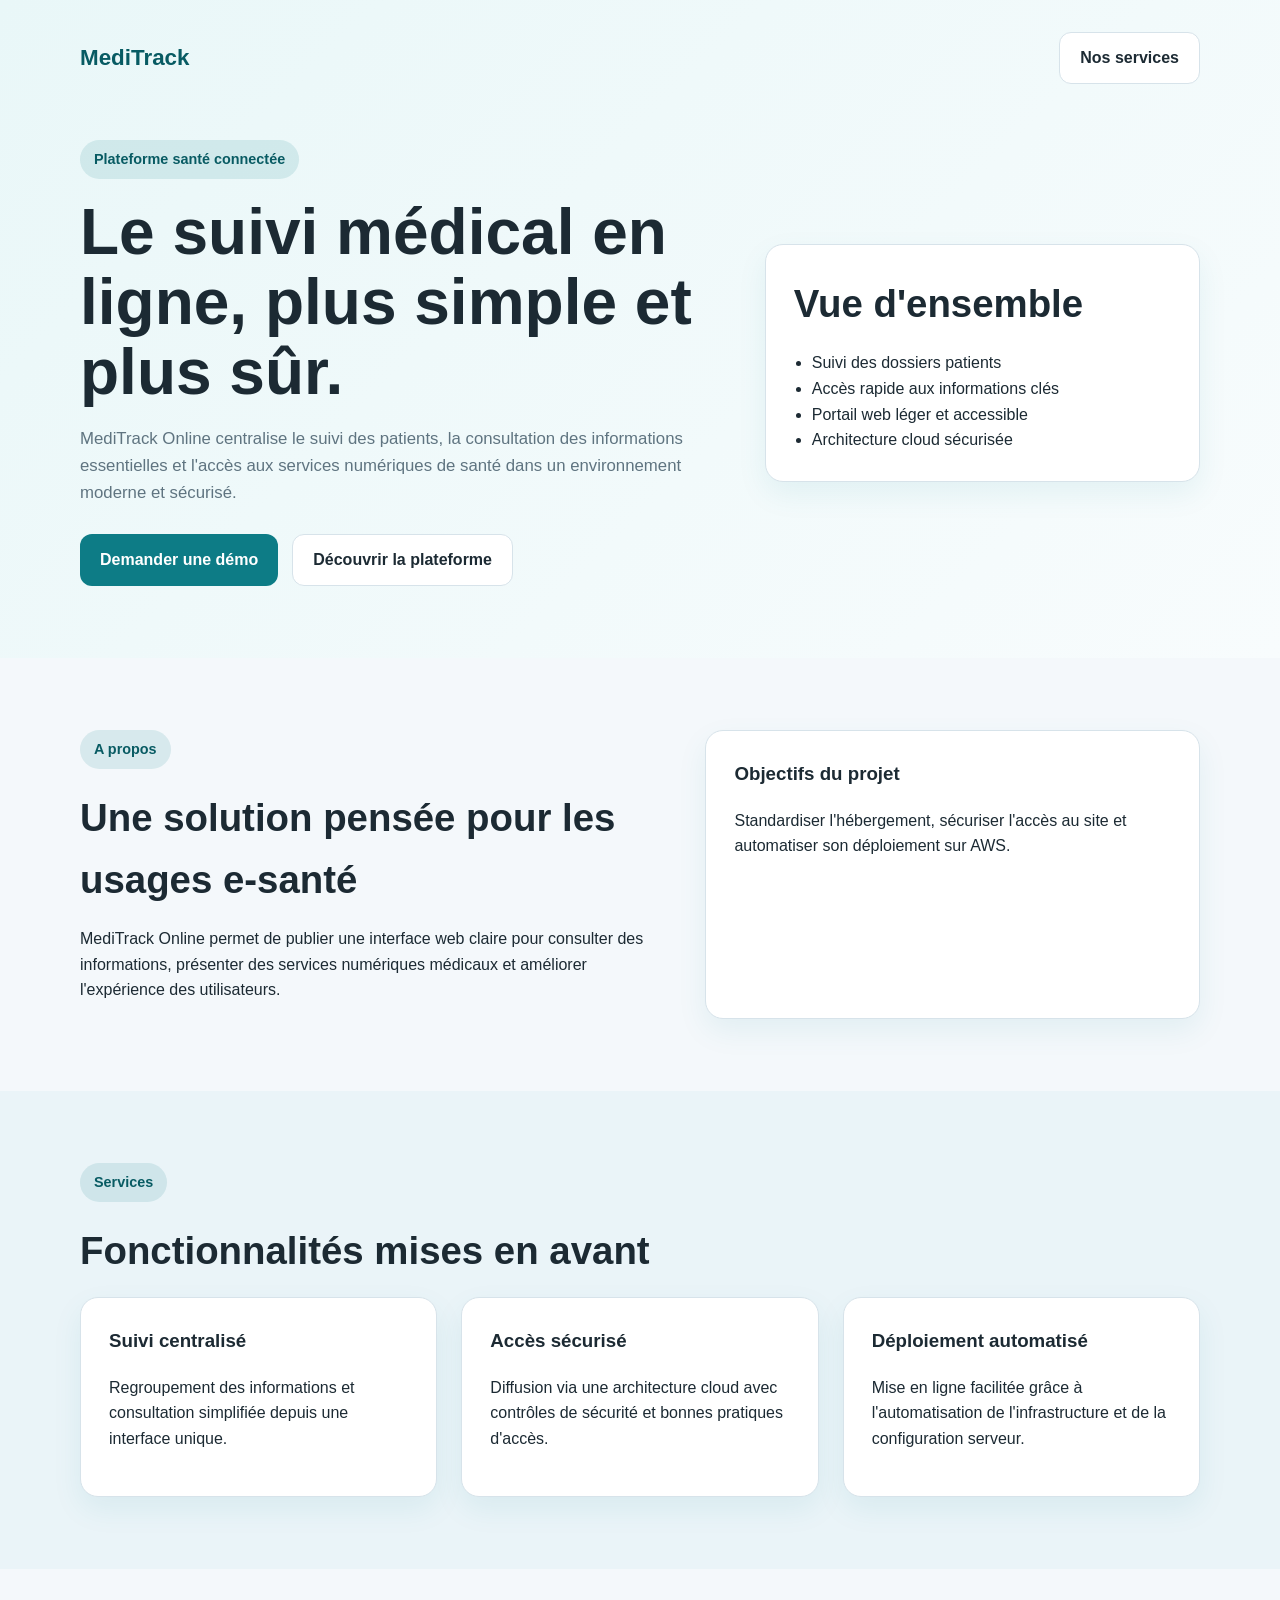
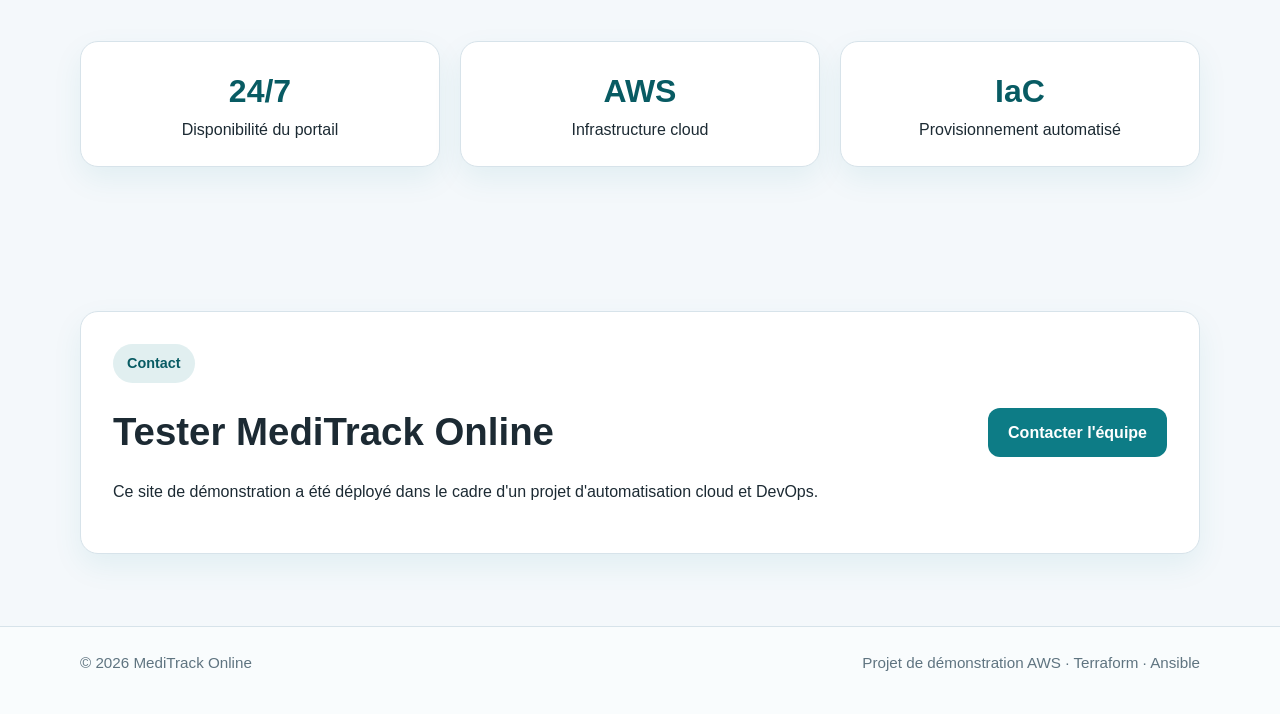
<file: index.html>
<!DOCTYPE html>
<html lang="fr">
<head>
  <meta charset="UTF-8">
  <meta name="viewport" content="width=device-width, initial-scale=1.0">
  <title>MediTrack Online</title>
  <link rel="stylesheet" href="style.css">
</head>
<body>
  <header class="hero">
    <div class="container">
      <nav class="nav">
        <div class="logo">MediTrack</div>
        <a href="#services" class="btn btn-outline">Nos services</a>
      </nav>

      <div class="hero-content">
        <div>
          <p class="badge">Plateforme santé connectée</p>
          <h1>Le suivi médical en ligne, plus simple et plus sûr.</h1>
          <p class="lead">
            MediTrack Online centralise le suivi des patients, la consultation des informations essentielles
            et l'accès aux services numériques de santé dans un environnement moderne et sécurisé.
          </p>
          <div class="hero-actions">
            <a href="#contact" class="btn btn-primary">Demander une démo</a>
            <a href="#about" class="btn btn-secondary">Découvrir la plateforme</a>
          </div>
        </div>

        <div class="card summary-card">
          <h2>Vue d'ensemble</h2>
          <ul>
            <li>Suivi des dossiers patients</li>
            <li>Accès rapide aux informations clés</li>
            <li>Portail web léger et accessible</li>
            <li>Architecture cloud sécurisée</li>
          </ul>
        </div>
      </div>
    </div>
  </header>

  <main>
    <section id="about" class="section">
      <div class="container grid-two">
        <div>
          <p class="section-label">A propos</p>
          <h2>Une solution pensée pour les usages e-santé</h2>
          <p>
            MediTrack Online permet de publier une interface web claire pour consulter des informations,
            présenter des services numériques médicaux et améliorer l'expérience des utilisateurs.
          </p>
        </div>
        <div class="card">
          <h3>Objectifs du projet</h3>
          <p>Standardiser l'hébergement, sécuriser l'accès au site et automatiser son déploiement sur AWS.</p>
        </div>
      </div>
    </section>

    <section id="services" class="section alt-bg">
      <div class="container">
        <p class="section-label">Services</p>
        <h2>Fonctionnalités mises en avant</h2>
        <div class="cards">
          <article class="card">
            <h3>Suivi centralisé</h3>
            <p>Regroupement des informations et consultation simplifiée depuis une interface unique.</p>
          </article>
          <article class="card">
            <h3>Accès sécurisé</h3>
            <p>Diffusion via une architecture cloud avec contrôles de sécurité et bonnes pratiques d'accès.</p>
          </article>
          <article class="card">
            <h3>Déploiement automatisé</h3>
            <p>Mise en ligne facilitée grâce à l'automatisation de l'infrastructure et de la configuration serveur.</p>
          </article>
        </div>
      </div>
    </section>

    <section class="section">
      <div class="container stats">
        <div class="stat-card">
          <strong>24/7</strong>
          <span>Disponibilité du portail</span>
        </div>
        <div class="stat-card">
          <strong>AWS</strong>
          <span>Infrastructure cloud</span>
        </div>
        <div class="stat-card">
          <strong>IaC</strong>
          <span>Provisionnement automatisé</span>
        </div>
      </div>
    </section>

    <section id="contact" class="section contact-section">
      <div class="container contact-box">
        <div>
          <p class="section-label">Contact</p>
          <h2>Tester MediTrack Online</h2>
          <p>Ce site de démonstration a été déployé dans le cadre d'un projet d'automatisation cloud et DevOps.</p>
        </div>
        <a href="mailto:contact@meditrack.local" class="btn btn-primary">Contacter l'équipe</a>
      </div>
    </section>
  </main>

  <footer class="footer">
    <div class="container footer-inner">
      <p>© 2026 MediTrack Online</p>
      <p>Projet de démonstration AWS · Terraform · Ansible</p>
    </div>
  </footer>
</body>
</html>
</file>
<file: style.css>
:root {
  --bg: #f4f8fb;
  --surface: #ffffff;
  --surface-alt: #eaf4f8;
  --primary: #0d7c86;
  --primary-dark: #085b63;
  --text: #1c2a33;
  --muted: #5f7480;
  --border: #d7e3ea;
  --shadow: 0 12px 30px rgba(13, 124, 134, 0.08);
  --radius: 18px;
  --container: 1120px;
}

* {
  box-sizing: border-box;
}

body {
  margin: 0;
  font-family: Arial, sans-serif;
  color: var(--text);
  background: var(--bg);
  line-height: 1.6;
}

h1, h2, h3, p {
  margin-top: 0;
}

a {
  text-decoration: none;
}

.container {
  width: min(92%, var(--container));
  margin: 0 auto;
}

.hero {
  background: linear-gradient(135deg, #e9f7f8 0%, #f8fcfd 100%);
  padding: 32px 0 72px;
}

.nav {
  display: flex;
  justify-content: space-between;
  align-items: center;
  margin-bottom: 56px;
}

.logo {
  font-size: 1.4rem;
  font-weight: 700;
  color: var(--primary-dark);
}

.hero-content {
  display: grid;
  grid-template-columns: 1.5fr 1fr;
  gap: 32px;
  align-items: center;
}

.badge,
.section-label {
  display: inline-block;
  color: var(--primary-dark);
  background: rgba(13, 124, 134, 0.12);
  padding: 8px 14px;
  border-radius: 999px;
  font-size: 0.9rem;
  font-weight: 700;
  margin-bottom: 18px;
}

h1 {
  font-size: clamp(2.2rem, 5vw, 4rem);
  line-height: 1.1;
  margin-bottom: 18px;
}

h2 {
  font-size: clamp(1.6rem, 3vw, 2.4rem);
  margin-bottom: 16px;
}

.lead {
  font-size: 1.05rem;
  color: var(--muted);
  max-width: 650px;
}

.hero-actions {
  display: flex;
  gap: 14px;
  flex-wrap: wrap;
  margin-top: 28px;
}

.btn {
  display: inline-flex;
  align-items: center;
  justify-content: center;
  padding: 12px 20px;
  border-radius: 12px;
  font-weight: 700;
  transition: 0.2s ease;
}

.btn-primary {
  background: var(--primary);
  color: white;
}

.btn-primary:hover {
  background: var(--primary-dark);
}

.btn-secondary,
.btn-outline {
  border: 1px solid var(--border);
  color: var(--text);
  background: white;
}

.card,
.stat-card,
.contact-box {
  background: var(--surface);
  border: 1px solid var(--border);
  border-radius: var(--radius);
  box-shadow: var(--shadow);
}

.card {
  padding: 28px;
}

.summary-card ul {
  margin: 0;
  padding-left: 18px;
}

.section {
  padding: 72px 0;
}

.alt-bg {
  background: var(--surface-alt);
}

.grid-two {
  display: grid;
  grid-template-columns: 1.2fr 1fr;
  gap: 32px;
}

.cards {
  display: grid;
  grid-template-columns: repeat(3, 1fr);
  gap: 24px;
}

.stats {
  display: grid;
  grid-template-columns: repeat(3, 1fr);
  gap: 20px;
}

.stat-card {
  padding: 24px;
  text-align: center;
}

.stat-card strong {
  display: block;
  font-size: 2rem;
  color: var(--primary-dark);
}

.contact-box {
  padding: 32px;
  display: flex;
  justify-content: space-between;
  align-items: center;
  gap: 24px;
}

.footer {
  padding: 24px 0;
  border-top: 1px solid var(--border);
  background: #f9fcfd;
}

.footer-inner {
  display: flex;
  justify-content: space-between;
  gap: 12px;
  flex-wrap: wrap;
  color: var(--muted);
  font-size: 0.95rem;
}

@media (max-width: 900px) {
  .hero-content,
  .grid-two,
  .cards,
  .stats,
  .contact-box {
    grid-template-columns: 1fr;
    display: grid;
  }

  .contact-box {
    text-align: left;
  }
}
</file>
